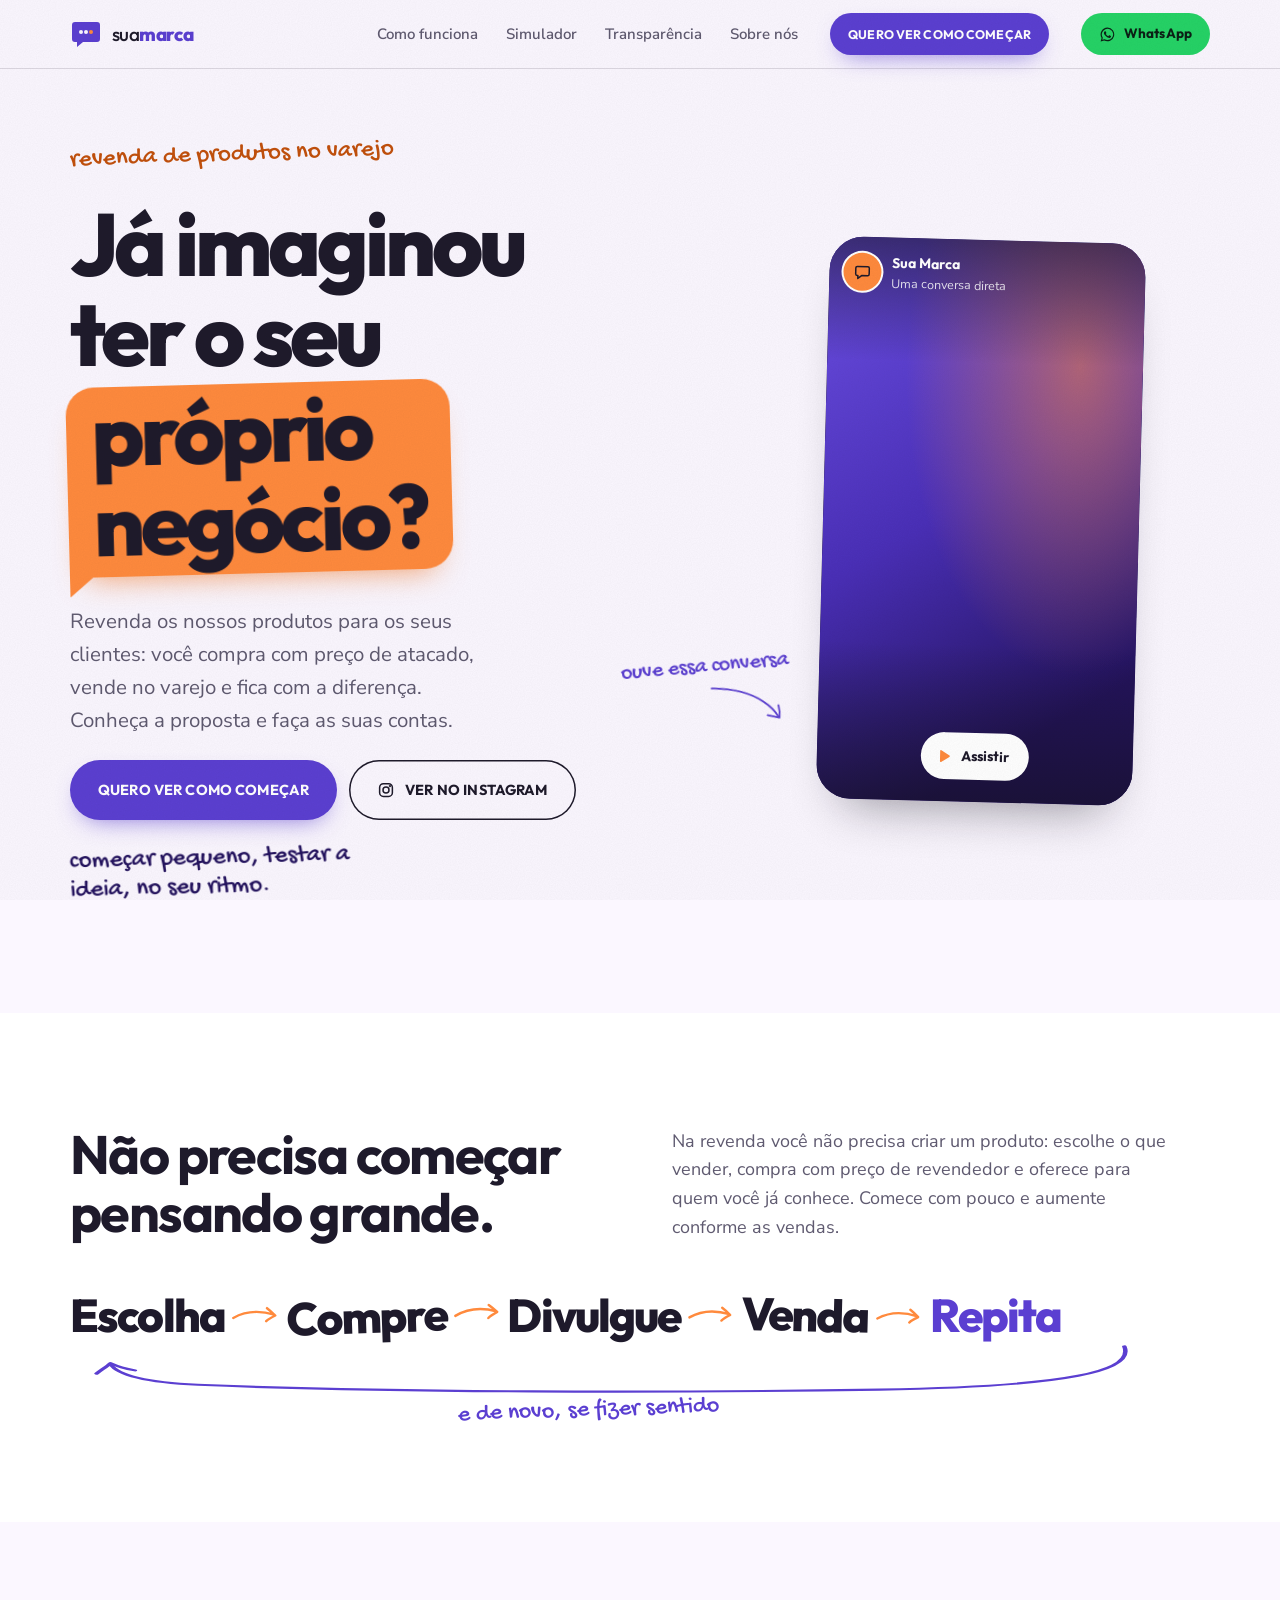
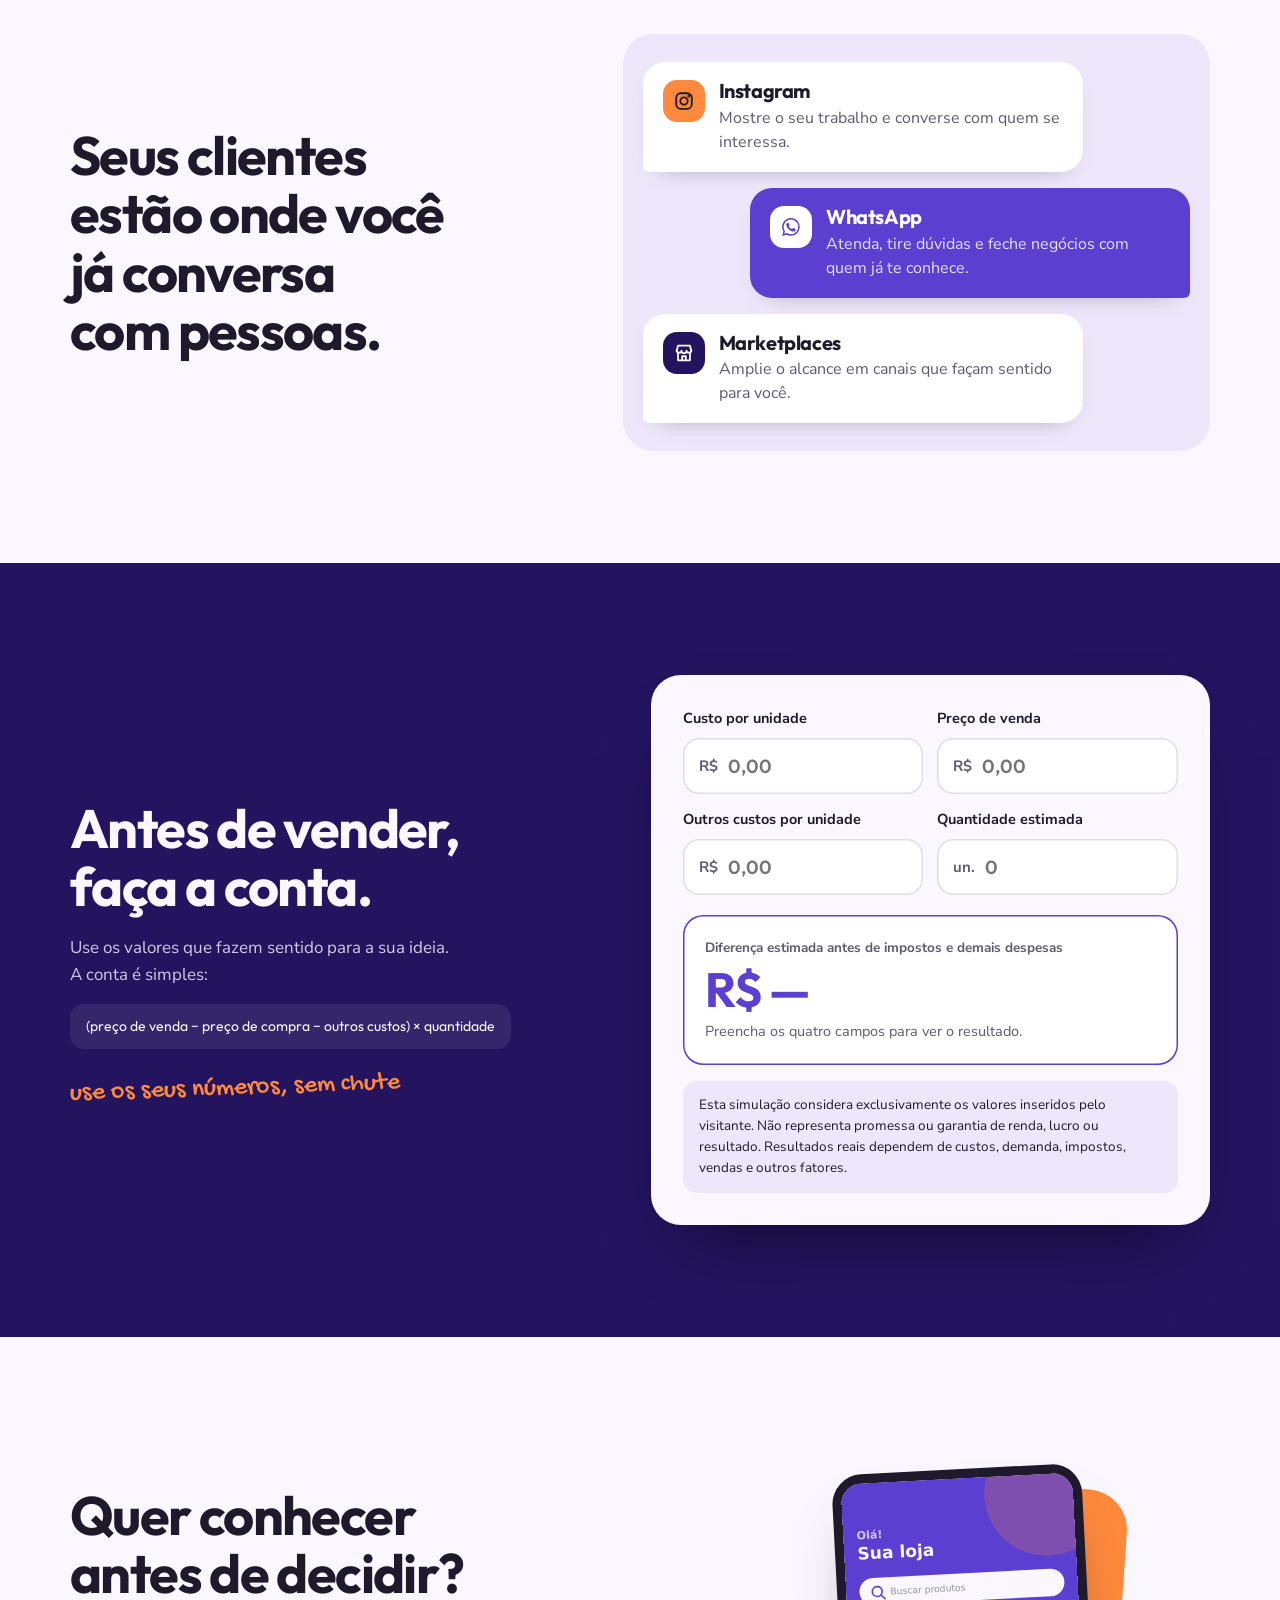
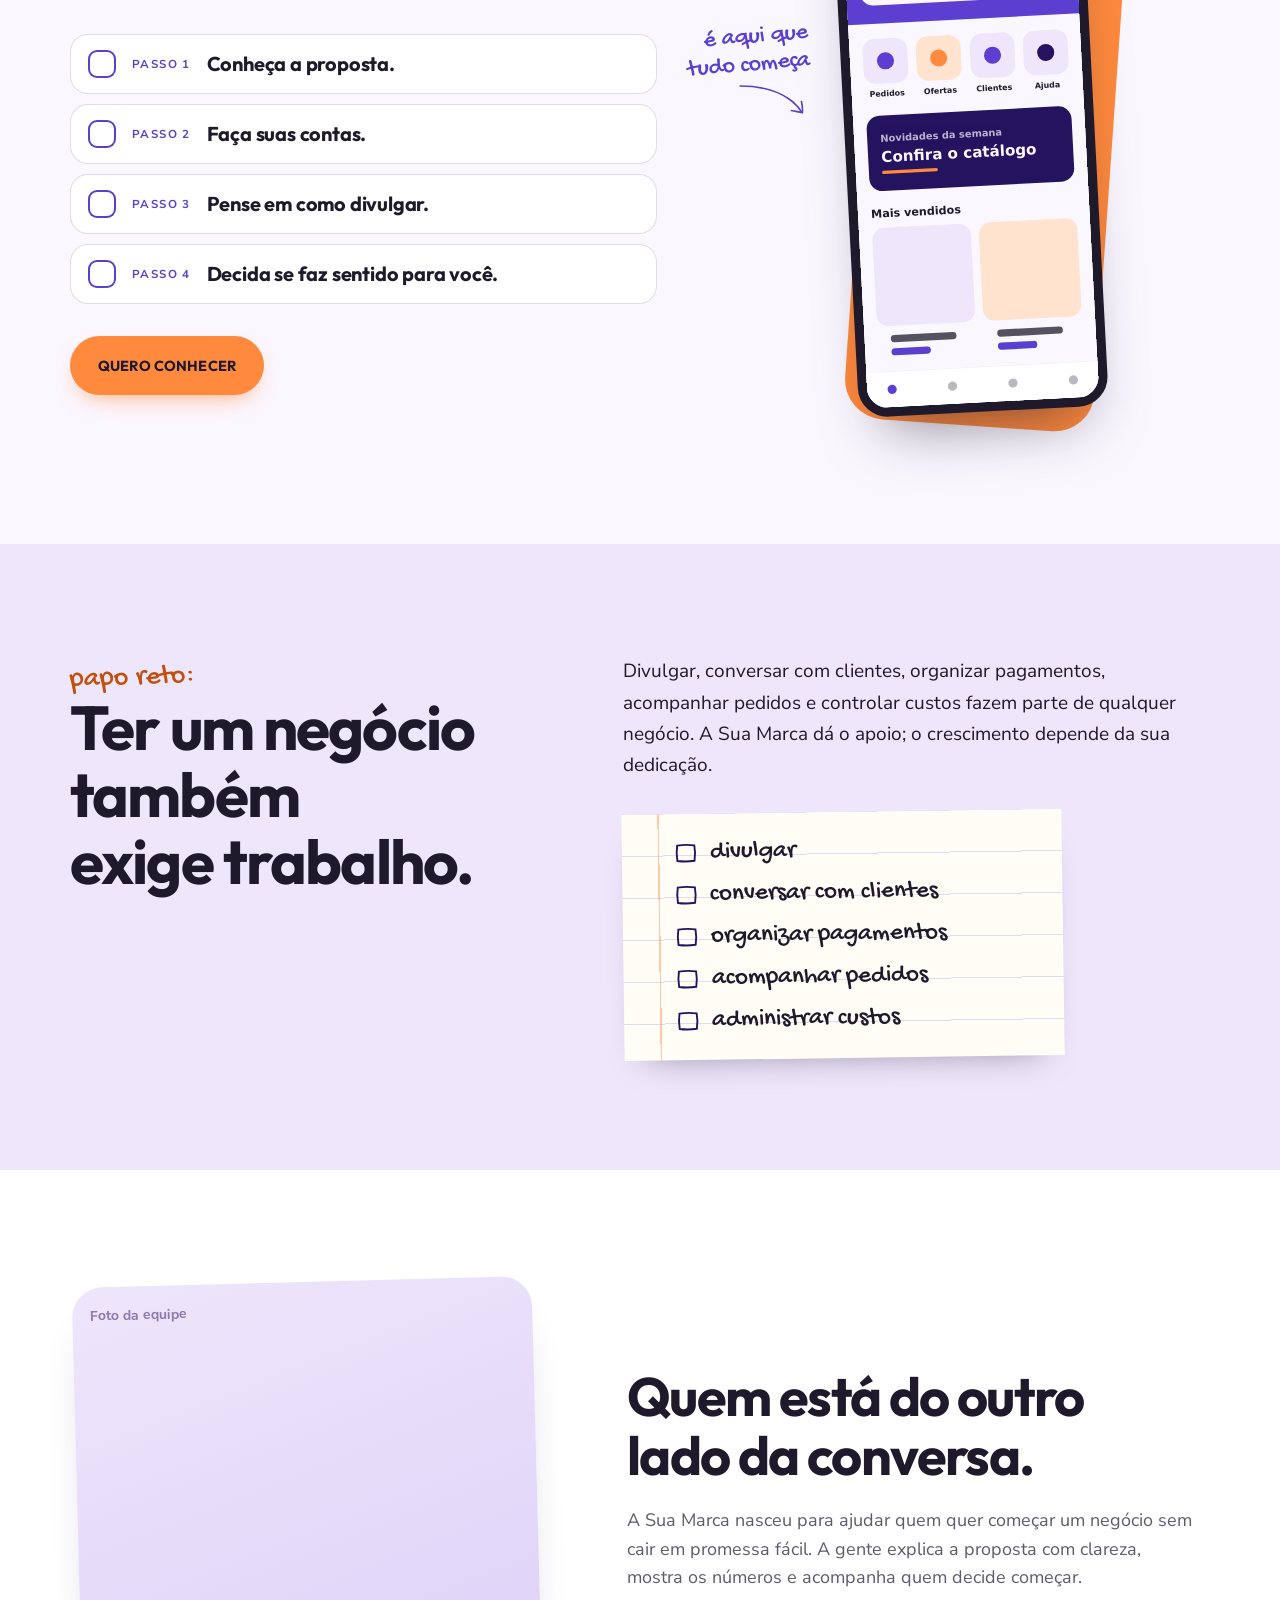
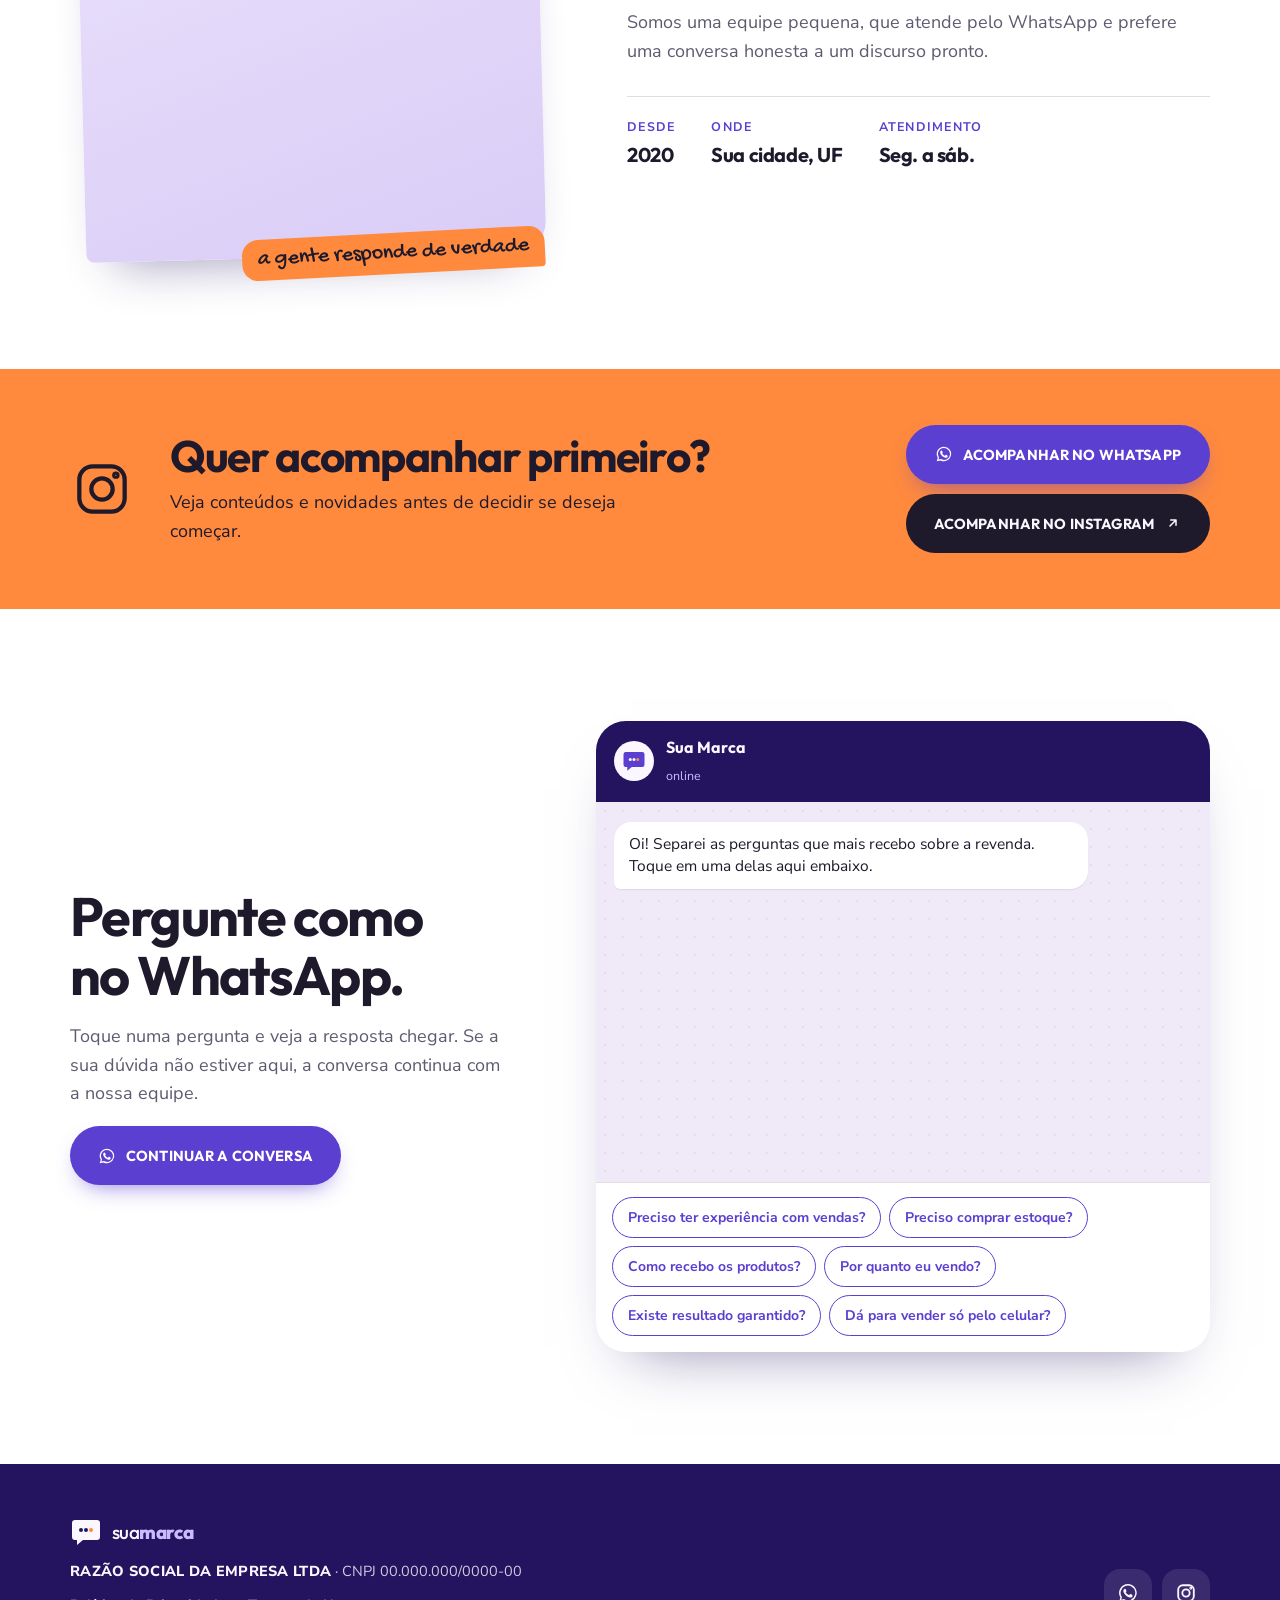
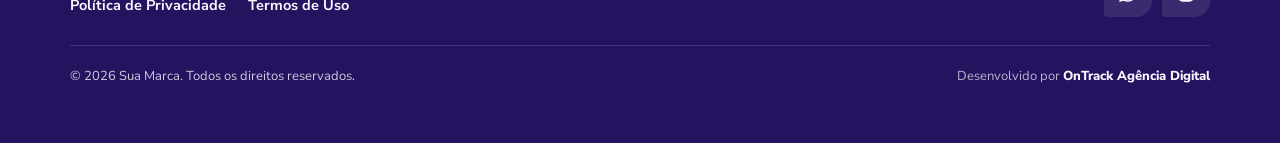
<file: index.html>
<!DOCTYPE html>
<html lang="pt-BR">
<head>
<meta charset="UTF-8">
<meta name="viewport" content="width=device-width, initial-scale=1.0, viewport-fit=cover">
<title>Sua Marca — Já imaginou ter o seu próprio negócio?</title>
<meta name="description" content="Revenda produtos no varejo com o apoio da Sua Marca: compre com preço de atacado, venda para os seus clientes e faça as suas contas no simulador.">
<meta name="theme-color" content="#FBF7FF">
<meta property="og:title" content="Sua Marca — Revenda produtos e tenha o seu próprio negócio">
<meta property="og:description" content="Compre com preço de atacado, venda no varejo para os seus clientes e faça as suas contas no simulador.">
<meta property="og:type" content="website">
<!-- prévia do WhatsApp/Instagram: troque o endereço pelo domínio do cliente -->
<meta property="og:image" content="https://devagenciaontrack-sys.github.io/lp-modelo-01-ontrack/og.jpg">
<meta property="og:image:width" content="1200">
<meta property="og:image:height" content="630">
<meta property="og:url" content="https://devagenciaontrack-sys.github.io/lp-modelo-01-ontrack/">
<meta property="og:locale" content="pt_BR">
<meta name="twitter:card" content="summary_large_image">
<link rel="icon" href="data:image/svg+xml,%3Csvg xmlns='http://www.w3.org/2000/svg' viewBox='0 0 64 64'%3E%3Cpath d='M10 8h44a6 6 0 0 1 6 6v28a6 6 0 0 1-6 6H26l-12 10v-10h-4a6 6 0 0 1-6-6V14a6 6 0 0 1 6-6Z' fill='%235B3FD1'/%3E%3Ccircle cx='22' cy='28' r='4' fill='%23FBF7FF'/%3E%3Ccircle cx='32' cy='28' r='4' fill='%23FBF7FF'/%3E%3Ccircle cx='42' cy='28' r='4' fill='%23FF8A3D'/%3E%3C/svg%3E">
<link rel="preconnect" href="https://fonts.googleapis.com">
<link rel="preconnect" href="https://fonts.gstatic.com" crossorigin>
<link rel="stylesheet" href="https://fonts.googleapis.com/css2?family=Gochi+Hand&family=Outfit:wght@500;600;700;800&family=Nunito+Sans:opsz,wght@6..12,400;6..12,600;6..12,700;6..12,800&display=swap">
<link rel="stylesheet" href="style.css?v=16">
</head>
<body>

<svg width="0" height="0" style="position:absolute" aria-hidden="true">
  <defs>
    <symbol id="i-arrow" viewBox="0 0 24 24"><path d="M5 12h14M13 6l6 6-6 6"/></symbol>
    <symbol id="i-out" viewBox="0 0 24 24"><path d="M8 16 16 8M9 8h7v7"/></symbol>
    <symbol id="i-play" viewBox="0 0 24 24"><path d="M8 5v14l11-7Z"/></symbol>
    <symbol id="i-ig" viewBox="0 0 24 24"><rect x="3.5" y="3.5" width="17" height="17" rx="5"/><circle cx="12" cy="12" r="4"/><circle cx="17.2" cy="6.8" r=".6"/></symbol>
    <symbol id="i-wa" viewBox="0 0 24 24"><path fill="currentColor" stroke="none" d="M12 2.2a9.7 9.7 0 0 0-8.3 14.7L2.3 21.8l5-1.3A9.7 9.7 0 1 0 12 2.2Zm0 17.7a8 8 0 0 1-4.1-1.1l-.3-.2-3 .8.8-2.9-.2-.3A8 8 0 1 1 12 19.9Zm4.4-6c-.2-.1-1.4-.7-1.7-.8-.2-.1-.4-.1-.5.1l-.8 1c-.1.2-.3.2-.5.1a6.6 6.6 0 0 1-3.3-2.9c-.2-.4.2-.4.7-1.3.1-.2 0-.3 0-.4l-.8-1.8c-.2-.5-.4-.4-.5-.4h-.5a.9.9 0 0 0-.7.3 2.8 2.8 0 0 0-.9 2.1 4.9 4.9 0 0 0 1 2.6 11.2 11.2 0 0 0 4.3 3.8c1.6.7 2.2.7 3 .6.5-.1 1.4-.6 1.6-1.2.2-.6.2-1.1.1-1.2l-.5-.4Z"/></symbol>
    <symbol id="i-shop" viewBox="0 0 24 24"><path d="M4 9.5 5.5 4h13L20 9.5"/><path d="M4 9.5a2.7 2.7 0 0 0 5.3 0 2.7 2.7 0 0 0 5.4 0 2.7 2.7 0 0 0 5.3 0"/><path d="M5.5 12.5V20h13v-7.5M10 20v-4.5h4V20"/></symbol>
    <symbol id="i-box" viewBox="0 0 24 24"><path d="m12 3 8 4.5v9L12 21l-8-4.5v-9Z"/><path d="m4 7.5 8 4.5 8-4.5M12 12v9"/></symbol>
    <symbol id="i-chat" viewBox="0 0 24 24"><path d="M5 5h14a2 2 0 0 1 2 2v8a2 2 0 0 1-2 2h-8l-5 4v-4H5a2 2 0 0 1-2-2V7a2 2 0 0 1 2-2Z"/></symbol>
    <symbol id="i-bell" viewBox="0 0 24 24"><path d="M6 16V11a6 6 0 1 1 12 0v5l1.5 2h-15Z"/><path d="M10 20.5a2 2 0 0 0 4 0"/></symbol>
    <symbol id="i-check" viewBox="0 0 24 24"><path d="m5 12.5 4.5 4.5L19 7.5"/></symbol>
    <symbol id="h-arrow" viewBox="0 0 120 70"><path d="M6 10c22 2 52 8 74 26 9 7 15 14 20 24"/><path d="M84 56c6 2 11 3 17 5 1-6 1-12 0-18"/></symbol>
    <symbol id="h-next" viewBox="0 0 60 30"><path d="M3 18c14-8 30-10 50-4"/><path d="M44 6c4 3 7 6 10 9-4 2-8 4-11 7"/></symbol>
    <symbol id="h-back" viewBox="0 0 600 70" preserveAspectRatio="none"><path d="M590 8c6 30-30 50-140 54C330 66 170 66 60 56 30 53 14 44 10 30"/><path d="M2 42c3-5 6-9 8-13 4 4 9 7 14 9"/></symbol>
    <symbol id="h-box" viewBox="0 0 28 28"><path d="M4 5c7-1 13-1 20 0 1 6 1 12 0 18-7 1-13 1-20 0-1-6-1-12 0-18Z"/></symbol>
    <symbol id="h-tick" viewBox="0 0 28 28"><path d="M6 15c2 1 4 4 5 6 3-7 7-12 13-17"/></symbol>
    <symbol id="i-loop" viewBox="0 0 24 24"><path d="M4 12a8 8 0 0 1 14-5.3M20 12a8 8 0 0 1-14 5.3"/><path d="M18 3v4h-4M6 21v-4h4"/></symbol>
  </defs>
</svg>

<a class="skip" href="#conteudo">Pular para o conteúdo</a>

<header class="topbar">
  <div class="wrap topbar-in">
    <a href="#" translate="no" class="logo" aria-label="Sua Marca, início">
      <svg class="logo-mark" viewBox="0 0 64 64" aria-hidden="true"><path d="M10 8h44a6 6 0 0 1 6 6v28a6 6 0 0 1-6 6H26l-12 10v-10h-4a6 6 0 0 1-6-6V14a6 6 0 0 1 6-6Z"/><circle cx="22" cy="28" r="4"/><circle cx="32" cy="28" r="4"/><circle cx="42" cy="28" r="4"/></svg>
      <span>sua<b>marca</b></span>
    </a>
    <nav class="nav" aria-label="Seções">
      <a href="#como-funciona">Como funciona</a>
      <a href="#simulador">Simulador</a>
      <a href="#transparencia">Transparência</a>
      <a href="#sobre">Sobre nós</a>
    </nav>
    <a class="btn btn-green btn-sm topbar-cta" href="#" data-track="lp_app_click" data-location="header">QUERO VER COMO COMEÇAR</a>
    <!-- TODO: trocar pelo link real: https://wa.me/55DDDNUMERO -->
    <a class="btn btn-wa topbar-wa" href="#" target="_blank" rel="noopener" data-track="lp_whatsapp_click" data-location="header">
      <svg class="ic" aria-hidden="true"><use href="#i-wa"/></svg><span>WhatsApp</span>
    </a>
  </div>
</header>

<main id="conteudo">

  <!-- HERO -->
  <section class="hero">
    <div class="wrap hero-grid">
      <div class="hero-head">
        <p class="eyebrow">revenda de produtos no varejo</p>
        <h1>Já imaginou ter o seu <span class="bubble-word">próprio negócio?</span></h1>
      </div>

      <div class="hero-video">
        <div class="story" data-video-id="" data-track-play="lp_video_play">
          <button class="video-poster" type="button" aria-label="Assistir ao vídeo de apresentação">
            <img src="assets/video-capa.svg" alt="" width="720" height="1280" decoding="async" fetchpriority="high">
            <span class="story-bar"><span class="story-avatar"><svg class="ic"><use href="#i-chat"/></svg></span><span><b>Sua Marca</b><small>Uma conversa direta</small></span></span>
            <span class="story-play"><svg class="ic"><use href="#i-play"/></svg>Assistir</span>
          </button>
        </div>
        <p class="scribble hero-scribble" aria-hidden="true">ouve essa conversa<svg><use href="#h-arrow"/></svg></p>
      </div>

      <div class="hero-body">
        <p class="lead">Revenda os nossos produtos para os seus clientes: você compra com preço de atacado, vende no varejo e fica com a diferença. Conheça a proposta e faça as suas contas.</p>
        <div class="actions">
          <a class="btn btn-green btn-lg" href="#" data-track="lp_app_click" data-location="hero">QUERO VER COMO COMEÇAR</a>
          <!-- TODO: substituir pelo link real: [INSERIR_INSTAGRAM] -->
          <a class="btn btn-line btn-lg" href="#" data-instagram data-track="lp_instagram_click" data-location="hero" target="_blank" rel="noopener"><svg class="ic"><use href="#i-ig"/></svg> VER NO INSTAGRAM</a>
        </div>
        <p class="scribble hero-aside">começar pequeno, testar a ideia, no seu ritmo.</p>
      </div>
    </div>
  </section>

  <!-- 02 -->
  <section class="small" id="como-funciona">
    <div class="wrap small-grid">
      <div>
        <h2>Não precisa começar pensando grande.</h2>
      </div>
      <p class="small-text">Na revenda você não precisa criar um produto: escolhe o que vender, compra com preço de revendedor e oferece para quem você já conhece. Comece com pouco e aumente conforme as vendas.</p>
    </div>
    <div class="wrap">
      <div class="loop">
        <ol class="loop-words" aria-label="Sequência do negócio">
          <li>Escolha</li>
          <li>Compre</li>
          <li>Divulgue</li>
          <li>Venda</li>
          <li class="loop-last">Repita</li>
        </ol>
        <svg class="loop-back" aria-hidden="true"><use href="#h-back"/></svg>
        <p class="scribble loop-note" aria-hidden="true">e de novo, se fizer sentido</p>
      </div>
    </div>
  </section>

  <!-- 03 -->
  <section class="channels">
    <div class="wrap channels-grid">
      <div class="channels-head">
        <h2>Seus clientes estão onde você já conversa com pessoas.</h2>
      </div>
      <div class="thread" aria-label="Canais de divulgação">
        <div class="msg msg-ig">
          <span class="msg-ic"><svg class="ic"><use href="#i-ig"/></svg></span>
          <div><h3>Instagram</h3><p>Mostre o seu trabalho e converse com quem se interessa.</p></div>
        </div>
        <div class="msg msg-wa msg-right">
          <span class="msg-ic"><svg class="ic"><use href="#i-wa"/></svg></span>
          <div><h3>WhatsApp</h3><p>Atenda, tire dúvidas e feche negócios com quem já te conhece.</p></div>
        </div>
        <div class="msg msg-mk">
          <span class="msg-ic"><svg class="ic"><use href="#i-shop"/></svg></span>
          <div><h3>Marketplaces</h3><p>Amplie o alcance em canais que façam sentido para você.</p></div>
        </div>
      </div>
    </div>
  </section>

  <!-- 04 SIMULADOR -->
  <section class="sim" id="simulador">
    <div class="wrap sim-grid">
      <div class="sim-head">
        <h2>Antes de vender, faça a conta.</h2>
        <p class="sim-intro">Use os valores que fazem sentido para a sua ideia. A conta é simples:</p>
        <p class="formula">(preço de venda − preço de compra − outros custos) × quantidade</p>
        <p class="scribble sim-note" aria-hidden="true">use os seus números, sem chute</p>
      </div>

      <form class="calc" id="calc" novalidate>
        <div class="calc-fields">
          <label class="field"><span>Custo por unidade</span><span class="money"><i>R$</i><input name="compra" inputmode="decimal" autocomplete="off" placeholder="0,00"></span></label>
          <label class="field"><span>Preço de venda</span><span class="money"><i>R$</i><input name="venda" inputmode="decimal" autocomplete="off" placeholder="0,00"></span></label>
          <label class="field"><span>Outros custos por unidade</span><span class="money"><i>R$</i><input name="custos" inputmode="decimal" autocomplete="off" placeholder="0,00"></span></label>
          <label class="field"><span>Quantidade estimada</span><span class="money"><i>un.</i><input name="qtd" inputmode="numeric" autocomplete="off" placeholder="0"></span></label>
        </div>
        <output class="result" for="calc" aria-live="polite">
          <small>Diferença estimada antes de impostos e demais despesas</small>
          <b id="calc-total">R$ —</b>
          <span id="calc-note">Preencha os quatro campos para ver o resultado.</span>
        </output>
        <p class="disclaimer">Esta simulação considera exclusivamente os valores inseridos pelo visitante. Não representa promessa ou garantia de renda, lucro ou resultado. Resultados reais dependem de custos, demanda, impostos, vendas e outros fatores.</p>
      </form>
    </div>
  </section>

  <!-- 05 -->
  <section class="know">
    <div class="wrap know-grid">
      <div class="know-text">
        <h2>Quer conhecer antes de decidir?</h2>
        <ul class="checklist">
          <li><button type="button" aria-pressed="false"><span class="box"><svg class="ic"><use href="#i-check"/></svg></span><small>Passo 1</small>Conheça a proposta.</button></li>
          <li><button type="button" aria-pressed="false"><span class="box"><svg class="ic"><use href="#i-check"/></svg></span><small>Passo 2</small>Faça suas contas.</button></li>
          <li><button type="button" aria-pressed="false"><span class="box"><svg class="ic"><use href="#i-check"/></svg></span><small>Passo 3</small>Pense em como divulgar.</button></li>
          <li><button type="button" aria-pressed="false"><span class="box"><svg class="ic"><use href="#i-check"/></svg></span><small>Passo 4</small>Decida se faz sentido para você.</button></li>
        </ul>
        <a class="btn btn-coral btn-lg" href="#" data-track="lp_app_click" data-location="conhecer">QUERO CONHECER</a>
      </div>
      <div class="know-phone">
        <div class="phone"><img src="assets/tela-app.svg" alt="Tela inicial do aplicativo" width="736" height="1600" loading="lazy" decoding="async"></div>
        <p class="scribble phone-note" aria-hidden="true">é aqui que tudo começa<svg><use href="#h-arrow"/></svg></p>
      </div>
    </div>
  </section>

  <!-- 06 TRANSPARÊNCIA -->
  <section class="honest" id="transparencia">
    <div class="wrap honest-grid">
      <div>
        <p class="scribble honest-kicker">papo reto:</p>
        <h2>Ter um negócio também exige trabalho.</h2>
      </div>
      <div>
        <p class="honest-text">Divulgar, conversar com clientes, organizar pagamentos, acompanhar pedidos e controlar custos fazem parte de qualquer negócio. A Sua Marca dá o apoio; o crescimento depende da sua dedicação.</p>
        <ul class="todo" aria-label="Tarefas de quem empreende">
          <li><svg aria-hidden="true"><use href="#h-box"/></svg>divulgar</li>
          <li><svg aria-hidden="true"><use href="#h-box"/></svg>conversar com clientes</li>
          <li><svg aria-hidden="true"><use href="#h-box"/></svg>organizar pagamentos</li>
          <li><svg aria-hidden="true"><use href="#h-box"/></svg>acompanhar pedidos</li>
          <li><svg aria-hidden="true"><use href="#h-box"/></svg>administrar custos</li>
        </ul>
      </div>
    </div>
  </section>

  <!-- SOBRE NÓS -->
  <!-- TODO: trocar pelos dados reais da empresa (ano, cidade, foto da equipe) -->
  <section class="about" id="sobre">
    <div class="wrap about-grid">
      <figure class="about-photo">
        <div class="about-img" role="img" aria-label="Foto da equipe">
          <span>Foto da equipe</span>
        </div>
        <figcaption class="scribble about-cap">a gente responde de verdade</figcaption>
      </figure>
      <div class="about-text">
        <h2>Quem está do outro lado da conversa.</h2>
        <p>A Sua Marca nasceu para ajudar quem quer começar um negócio sem cair em promessa fácil. A gente explica a proposta com clareza, mostra os números e acompanha quem decide começar.</p>
        <p>Somos uma equipe pequena, que atende pelo WhatsApp e prefere uma conversa honesta a um discurso pronto.</p>
        <dl class="about-facts">
          <div><dt>Desde</dt><dd>2020</dd></div>
          <div><dt>Onde</dt><dd>Sua cidade, UF</dd></div>
          <div><dt>Atendimento</dt><dd>Seg. a sáb.</dd></div>
        </dl>
      </div>
    </div>
  </section>

  <!-- INSTAGRAM -->
  <section class="insta">
    <div class="wrap insta-in">
      <svg class="insta-mark" aria-hidden="true"><use href="#i-ig"/></svg>
      <div>
        <h2>Quer acompanhar primeiro?</h2>
        <p>Veja conteúdos e novidades antes de decidir se deseja começar.</p>
      </div>
      <div class="insta-actions">
        <a class="btn btn-green btn-lg" href="#" target="_blank" rel="noopener" data-track="lp_group_click" data-location="secao_acompanhar"><svg class="ic"><use href="#i-wa"/></svg> ACOMPANHAR NO WHATSAPP</a>
        <!-- TODO: substituir pelo link real: [INSERIR_INSTAGRAM] -->
        <a class="btn btn-cream btn-lg" href="#" data-instagram data-track="lp_instagram_click" data-location="secao_instagram" target="_blank" rel="noopener">ACOMPANHAR NO INSTAGRAM <svg class="ic"><use href="#i-out"/></svg></a>
      </div>
    </div>
  </section>

  <!-- DÚVIDAS: conversa -->
  <!-- TODO: confirmar as respostas com o cliente -->
  <section class="faq" id="duvidas">
    <div class="wrap faq-grid">
      <div class="faq-lado">
        <h2>Pergunte como no WhatsApp.</h2>
        <p>Toque numa pergunta e veja a resposta chegar. Se a sua dúvida não estiver aqui, a conversa continua com a nossa equipe.</p>
        <a class="btn btn-green btn-lg" href="#" data-track="lp_app_click" data-location="faq"><svg class="ic"><use href="#i-wa"/></svg> CONTINUAR A CONVERSA</a>
      </div>
      <div class="chat" data-chat>
        <div class="chat-topo">
          <span class="chat-av"><svg class="logo-mark" viewBox="0 0 64 64" aria-hidden="true"><path d="M10 8h44a6 6 0 0 1 6 6v28a6 6 0 0 1-6 6H26l-12 10v-10h-4a6 6 0 0 1-6-6V14a6 6 0 0 1 6-6Z"/><circle cx="22" cy="28" r="4"/><circle cx="32" cy="28" r="4"/><circle cx="42" cy="28" r="4"/></svg></span>
          <span><b>Sua Marca</b><small>online</small></span>
        </div>
        <div class="chat-corpo" aria-live="polite">
          <p class="bolha ela">Oi! Separei as perguntas que mais recebo sobre a revenda. Toque em uma delas aqui embaixo.</p>
          <p class="bolha voce">Preciso ter experiência com vendas?</p>
          <p class="bolha ela">Não. Você recebe o passo a passo para escolher os produtos, divulgar e atender. Muita gente começa vendendo para amigos e família.</p>
          <p class="bolha voce">Preciso comprar estoque?</p>
          <p class="bolha ela">Você pode começar com um pedido pequeno e ir aumentando conforme vende. As condições são explicadas pela nossa equipe.</p>
          <p class="bolha voce">Como recebo os produtos?</p>
          <p class="bolha ela">Enviamos para o seu endereço com código de rastreio. Você revende para os seus clientes do jeito que preferir.</p>
          <p class="bolha voce">Por quanto eu vendo?</p>
          <p class="bolha ela">Você define o seu preço. Use o simulador acima para ver a diferença entre o que você paga e o que você cobra.</p>
          <p class="bolha voce">Existe resultado garantido?</p>
          <p class="bolha ela">Não. O resultado depende dos seus custos, das vendas e da sua dedicação. A gente mostra tudo antes para você decidir com calma.</p>
          <p class="bolha voce">Dá para vender só pelo celular?</p>
          <p class="bolha ela">Dá. A maioria começa pelo Instagram e pelo WhatsApp, sem loja física.</p>
        </div>
        <div class="chat-perguntas" aria-label="Perguntas">
          <button type="button" data-q="0" data-a="Não. Você recebe o passo a passo para escolher os produtos, divulgar e atender. Muita gente começa vendendo para amigos e família.">Preciso ter experiência com vendas?</button>
          <button type="button" data-q="1" data-a="Você pode começar com um pedido pequeno e ir aumentando conforme vende. As condições são explicadas pela nossa equipe.">Preciso comprar estoque?</button>
          <button type="button" data-q="2" data-a="Enviamos para o seu endereço com código de rastreio. Você revende para os seus clientes do jeito que preferir.">Como recebo os produtos?</button>
          <button type="button" data-q="3" data-a="Você define o seu preço. Use o simulador acima para ver a diferença entre o que você paga e o que você cobra.">Por quanto eu vendo?</button>
          <button type="button" data-q="4" data-a="Não. O resultado depende dos seus custos, das vendas e da sua dedicação. A gente mostra tudo antes para você decidir com calma.">Existe resultado garantido?</button>
          <button type="button" data-q="5" data-a="Dá. A maioria começa pelo Instagram e pelo WhatsApp, sem loja física.">Dá para vender só pelo celular?</button>
        </div>
      </div>
    </div>
  </section>

</main>

<footer class="footer rod">
  <div class="wrap rod-top">
    <div class="rod-brand">
      <a href="#" translate="no" class="logo logo-light" aria-label="Sua Marca, início">
        <svg class="logo-mark" viewBox="0 0 64 64" aria-hidden="true"><path d="M10 8h44a6 6 0 0 1 6 6v28a6 6 0 0 1-6 6H26l-12 10v-10h-4a6 6 0 0 1-6-6V14a6 6 0 0 1 6-6Z"/><circle cx="22" cy="28" r="4"/><circle cx="32" cy="28" r="4"/><circle cx="42" cy="28" r="4"/></svg>
        <span>sua<b>marca</b></span>
      </a>
      <p><strong>RAZÃO SOCIAL DA EMPRESA LTDA</strong> · CNPJ 00.000.000/0000-00</p>
      <nav class="rod-links" aria-label="Links institucionais"><a href="politica-de-privacidade.html">Política de Privacidade</a><a href="termos-de-uso.html">Termos de Uso</a></nav>
    </div>
    <div class="rod-soc">
      <!-- TODO: substituir pelos links reais: [INSERIR_WHATSAPP] e [INSERIR_INSTAGRAM] -->
      <a href="#" target="_blank" rel="noopener" aria-label="WhatsApp" data-track="lp_whatsapp_click" data-location="footer"><svg class="ic"><use href="#i-wa"/></svg></a>
      <a href="#" data-instagram target="_blank" rel="noopener" aria-label="Instagram" data-track="lp_instagram_click" data-location="footer"><svg class="ic"><use href="#i-ig"/></svg></a>
    </div>
  </div>
  <div class="wrap"><div class="rod-bot">
    <span>© <span id="ano">2026</span> Sua Marca. Todos os direitos reservados.</span>
    <a class="rod-credit" href="https://www.ontrackagenciadigital.com.br/" target="_blank" rel="noopener">Desenvolvido por <b>OnTrack Agência Digital</b></a>
  </div></div>
</footer>

<div class="sticky">
  <a class="btn btn-green btn-lg" href="#" data-track="lp_app_click" data-location="sticky_mobile">QUERO VER COMO COMEÇAR</a>
</div>

<script src="main.js?v=4"></script>
</body>
</html>
</file>
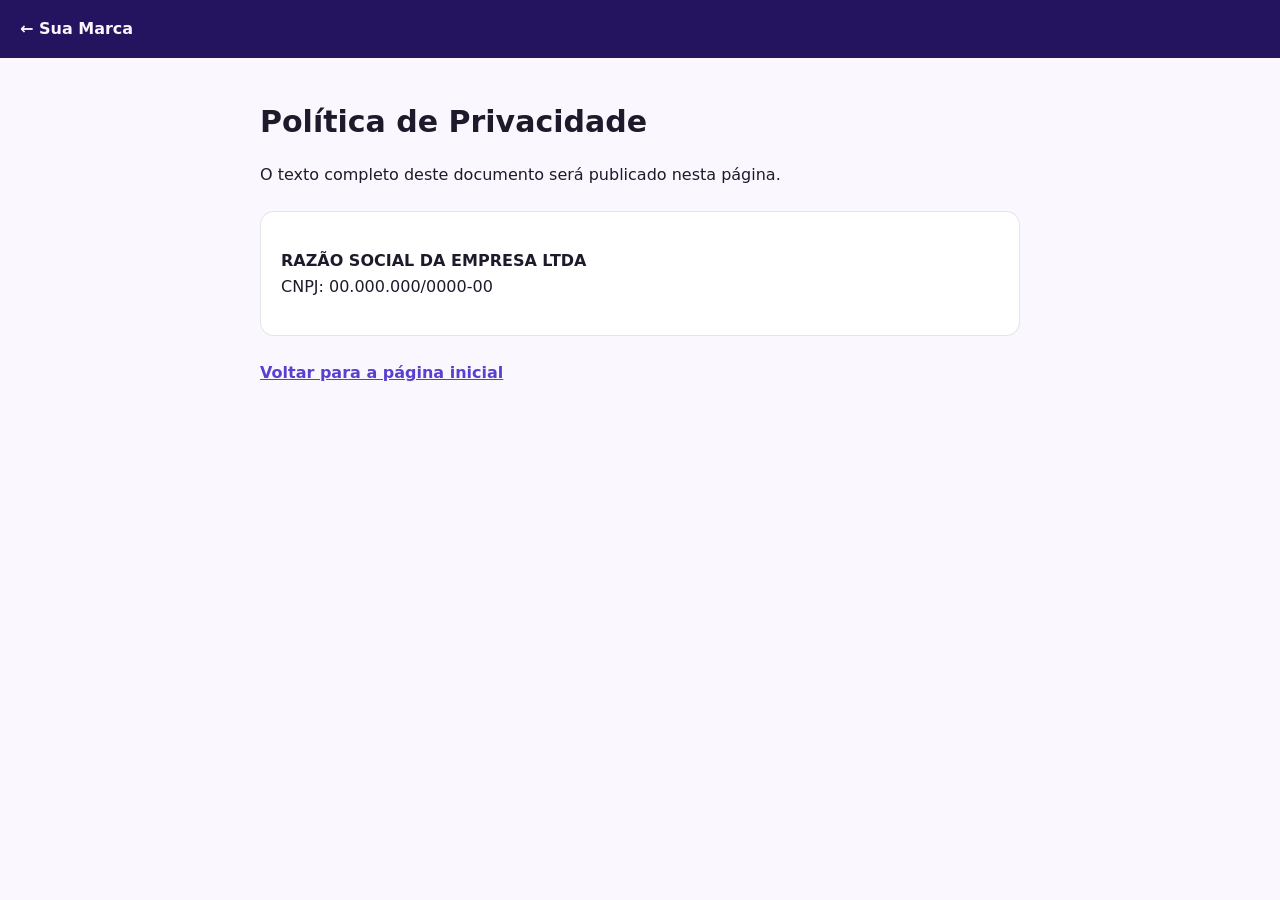
<file: politica-de-privacidade.html>
<!DOCTYPE html>
<html lang="pt-BR">
<head>
<meta charset="UTF-8">
<meta name="viewport" content="width=device-width, initial-scale=1.0">
<meta name="robots" content="noindex">
<title>Política de Privacidade — Sua Marca</title>
<style>
  body{margin:0;background:#FBF7FF;color:#1E1A2B;font-family:'Nunito Sans',system-ui,-apple-system,'Segoe UI',sans-serif;line-height:1.6}
  header{background:#24135F;padding:16px 20px}
  header a{color:#FBF7FF;text-decoration:none;font-weight:700}
  main{max-width:760px;margin:0 auto;padding:40px 20px 64px}
  h1{font-size:30px;margin:0 0 16px}
  .box{background:#fff;border:1px solid rgba(0,0,0,.1);border-radius:14px;padding:20px;margin:24px 0}
  a.back{color:#5B3FD1;font-weight:700}
</style>
</head>
<body>
<header><a href="index.html">← Sua Marca</a></header>
<main>
  <h1>Política de Privacidade</h1>
  <!-- TODO: inserir aqui o texto oficial de Política de Privacidade fornecido pelo cliente. -->
  <p>O texto completo deste documento será publicado nesta página.</p>
  <div class="box">
    <p><strong>RAZÃO SOCIAL DA EMPRESA LTDA</strong><br>CNPJ: 00.000.000/0000-00</p>
  </div>
  <p><a class="back" href="index.html">Voltar para a página inicial</a></p>
</main>
</body>
</html>
</file>
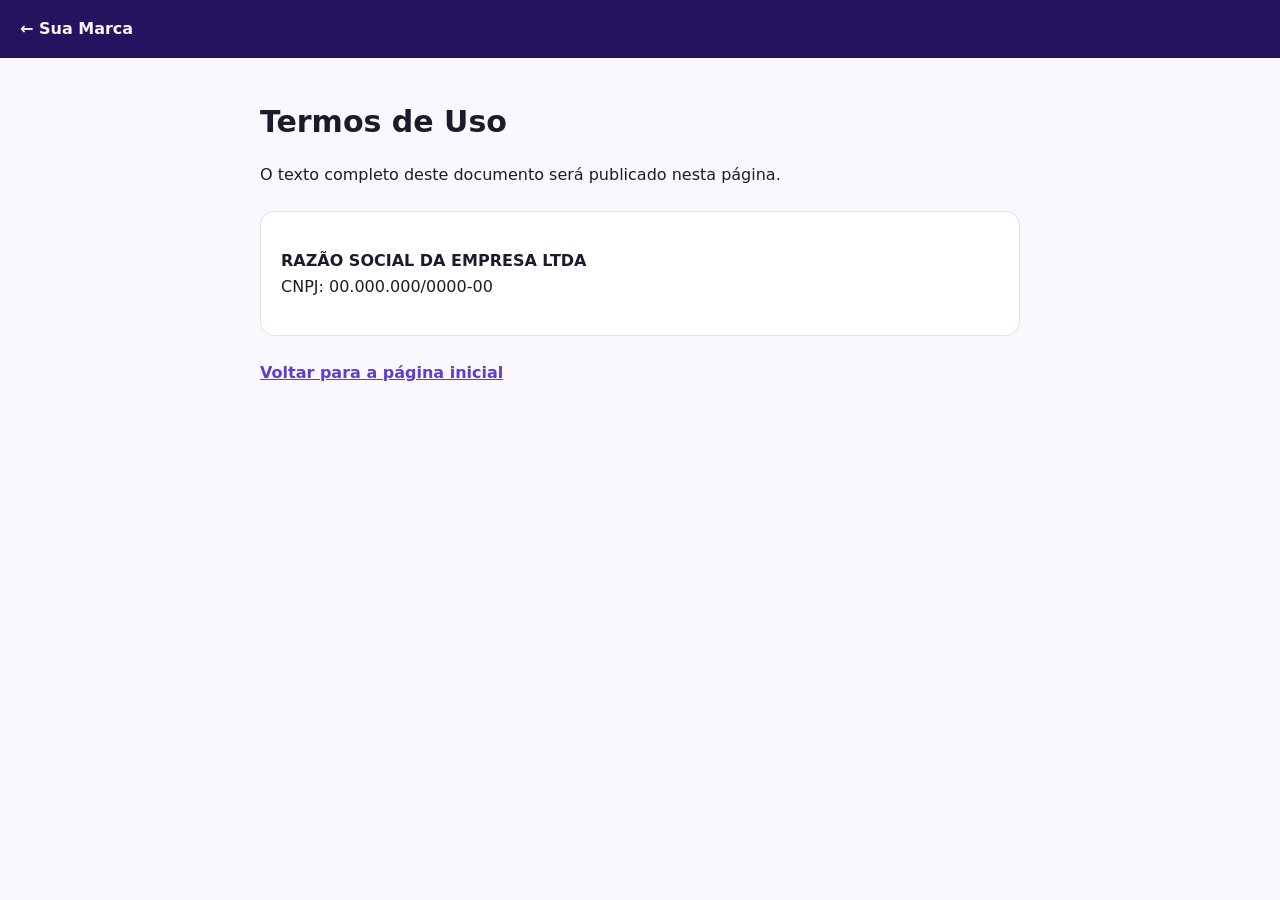
<file: termos-de-uso.html>
<!DOCTYPE html>
<html lang="pt-BR">
<head>
<meta charset="UTF-8">
<meta name="viewport" content="width=device-width, initial-scale=1.0">
<meta name="robots" content="noindex">
<title>Termos de Uso — Sua Marca</title>
<style>
  body{margin:0;background:#FBF7FF;color:#1E1A2B;font-family:'Nunito Sans',system-ui,-apple-system,'Segoe UI',sans-serif;line-height:1.6}
  header{background:#24135F;padding:16px 20px}
  header a{color:#FBF7FF;text-decoration:none;font-weight:700}
  main{max-width:760px;margin:0 auto;padding:40px 20px 64px}
  h1{font-size:30px;margin:0 0 16px}
  .box{background:#fff;border:1px solid rgba(0,0,0,.1);border-radius:14px;padding:20px;margin:24px 0}
  a.back{color:#5B3FD1;font-weight:700}
</style>
</head>
<body>
<header><a href="index.html">← Sua Marca</a></header>
<main>
  <h1>Termos de Uso</h1>
  <!-- TODO: inserir aqui o texto oficial de Termos de Uso fornecido pelo cliente. -->
  <p>O texto completo deste documento será publicado nesta página.</p>
  <div class="box">
    <p><strong>RAZÃO SOCIAL DA EMPRESA LTDA</strong><br>CNPJ: 00.000.000/0000-00</p>
  </div>
  <p><a class="back" href="index.html">Voltar para a página inicial</a></p>
</main>
</body>
</html>
</file>
<file: style.css>
/* Sua Marca — conceito: conversa. Balões de mensagem, notificações e caixas; lilás, roxo e laranja. */
:root{
  --cream:#FBF7FF;
  --cream-2:#EEE6FB;
  --green:#5B3FD1;
  --green-dk:#24135F;
  --coral:#FF8A3D;
  --coral-2:#F2731F;
  --ink:#1E1A2B;
  --white:#FFFFFF;
  --muted:#5F5A70;
  --line:rgba(30,26,43,.14);
  --title:'Outfit', system-ui, -apple-system, 'Segoe UI', sans-serif;
  --body:'Nunito Sans', system-ui, -apple-system, 'Segoe UI', sans-serif;
  --r:22px;
}
*,*::before,*::after{ box-sizing:border-box; }
html{ scroll-behavior:smooth; -webkit-text-size-adjust:100%; }
body{ margin:0; background:var(--cream); color:var(--ink); font-family:var(--body); font-size:17px; line-height:1.6; overflow-x:hidden; }
img{ max-width:100%; display:block; }
a{ color:inherit; }
h1,h2,h3{ font-family:var(--title); margin:0; line-height:1.08; letter-spacing:-.03em; text-wrap:balance; }
h2{ font-size:clamp(32px, 4.6vw, 54px); font-weight:700; }
p{ margin:0; }
.wrap{ width:100%; max-width:1180px; margin:0 auto; padding-inline:20px; }
.ic{ width:18px; height:18px; flex:none; fill:none; stroke:currentColor; stroke-width:2; stroke-linecap:round; stroke-linejoin:round; }
.skip{ position:absolute; left:-9999px; }
.skip:focus{ left:16px; top:16px; z-index:100; background:var(--ink); color:var(--white); padding:10px 14px; border-radius:10px; }
section{ padding-block:72px; }
@media (min-width:900px){ section{ padding-block:112px; } }

.eyebrow{ display:inline-flex; align-items:center; gap:10px; font-family:var(--title); font-weight:600; font-size:12.5px; letter-spacing:.14em; text-transform:uppercase; color:var(--green); margin-bottom:18px; }
.eyebrow .dot{ width:9px; height:9px; border-radius:50%; background:var(--coral); box-shadow:0 0 0 5px rgba(255,138,61,.2); }
.eyebrow-light{ color:#C9BBFF; }

/* botões */
.btn{ display:inline-flex; align-items:center; justify-content:center; gap:10px; border:0; border-radius:999px; font-family:var(--title); font-weight:700; letter-spacing:.02em; text-decoration:none; cursor:pointer; transition:transform .2s, background .2s, box-shadow .2s; }
.btn:hover{ transform:translateY(-2px); }
.btn:focus-visible{ outline:3px solid var(--coral); outline-offset:3px; }
.btn-sm{ padding:11px 18px; font-size:12.5px; }
.btn-lg{ padding:18px 28px; font-size:14.5px; min-height:58px; }
.btn-green{ background:var(--green); color:var(--white); box-shadow:0 10px 24px -12px rgba(91,63,209,.8); }
.btn-green:hover{ background:#4A31B8; }
.btn-coral{ background:var(--coral); color:var(--ink); box-shadow:0 10px 24px -12px rgba(255,138,61,.9); }
.btn-coral:hover{ background:var(--coral-2); }
.btn-line{ background:transparent; color:var(--ink); box-shadow:inset 0 0 0 1.5px var(--ink); }
.btn-line:hover{ background:var(--white); }
.btn-cream{ background:var(--cream); color:var(--green-dk); }

/* topo */
.topbar{ position:sticky; top:0; z-index:50; background:var(--cream); border-bottom:1px solid var(--line); }
.topbar-in{ display:flex; align-items:center; gap:24px; min-height:68px; }
.logo{ display:inline-flex; align-items:center; gap:10px; text-decoration:none; font-family:var(--title); font-size:19px; font-weight:500; letter-spacing:-.03em; color:var(--ink); }
.logo b{ font-weight:800; color:var(--green); }
.logo-mark{ width:32px; height:32px; }
.logo-mark path{ fill:var(--green); }
.logo-mark circle{ fill:var(--cream); }
.logo-mark circle:last-child{ fill:var(--coral); }
.logo-light{ color:var(--cream); }
.logo-light b{ color:#C9BBFF; }
.logo-light .logo-mark path{ fill:var(--cream); }
.logo-light .logo-mark circle{ fill:var(--green-dk); }
.logo-light .logo-mark circle:last-child{ fill:var(--coral); }
.nav{ display:none; gap:28px; margin-left:auto; }
.nav a{ text-decoration:none; font-weight:600; font-size:15px; color:var(--muted); }
.nav a:hover{ color:var(--ink); }
.topbar .btn{ margin-left:auto; }
@media (min-width:960px){ .nav{ display:flex; } .topbar .btn{ margin-left:8px; } }
@media (max-width:520px){ .topbar .btn{ display:none; } }

/* HERO */
.hero{ padding-block:40px 64px; position:relative; overflow:hidden; }
.hero::before{ content:""; position:absolute; right:-160px; top:-120px; width:520px; height:520px; border-radius:50%; background:radial-gradient(circle, rgba(91,63,209,.12), transparent 65%); pointer-events:none; }
.hero-grid{ display:grid; gap:28px; grid-template-areas:"head" "video" "body"; position:relative; }
.hero-head{ grid-area:head; }
.hero-video{ grid-area:video; }
.hero-body{ grid-area:body; display:flex; flex-direction:column; gap:24px; }
@media (min-width:900px){
  .hero{ padding-block:72px 112px; }
  .hero-grid{ grid-template-columns:1.15fr .85fr; grid-template-areas:"head video" "body video"; column-gap:64px; row-gap:28px; align-items:end; }
  .hero-body{ align-self:start; }
}
h1{ font-size:clamp(44px, 7vw, 88px); font-weight:800; line-height:1.02; letter-spacing:-.045em; }
.bubble-word{ position:relative; display:inline-block; background:var(--coral); color:var(--ink); padding:.02em .28em .1em; border-radius:.32em .32em .32em .08em; margin-top:.1em; transform:rotate(-1.5deg); }
.bubble-word::after{ content:""; position:absolute; left:0; bottom:-.22em; width:.36em; height:.3em; background:var(--coral); clip-path:polygon(0 0, 100% 0, 0 100%); }
.lead{ font-size:clamp(18px, 1.6vw, 21px); color:var(--muted); max-width:34ch; }
.actions{ display:flex; flex-wrap:wrap; gap:12px; }
.hero-tags{ list-style:none; margin:0; padding:0; display:flex; flex-wrap:wrap; gap:8px; }
.hero-tags li{ font-size:14px; font-weight:700; padding:6px 14px; border-radius:999px; background:var(--white); box-shadow:inset 0 0 0 1px var(--line); }
.hero-tags li::before{ content:"✓"; color:var(--green); margin-right:6px; }
@media (max-width:620px){ .actions .btn{ width:100%; } }

.hero-video{ position:relative; justify-self:center; width:min(100%, 340px); padding:10px 22px; }
.story{ position:relative; aspect-ratio:9 / 16; border-radius:28px; overflow:hidden; background:var(--green-dk); box-shadow:0 30px 60px -30px rgba(36,19,95,.7); transform:rotate(2deg); }
.story iframe{ position:absolute; inset:0; width:100%; height:100%; border:0; }
.video-poster{ position:absolute; inset:0; width:100%; height:100%; padding:0; border:0; cursor:pointer; background:none; color:var(--white); font:inherit; }
.video-poster img{ position:absolute; inset:0; width:100%; height:100%; object-fit:cover; }
.video-poster::after{ content:""; position:absolute; inset:0; background:linear-gradient(180deg, rgba(36,19,95,.75), transparent 28%, transparent 60%, rgba(36,19,95,.85)); }
.story-bar{ position:absolute; z-index:1; left:14px; right:14px; top:14px; display:flex; align-items:center; gap:10px; text-align:left; }
.story-bar b{ display:block; font-family:var(--title); font-size:14px; }
.story-bar small{ display:block; font-size:12.5px; opacity:.85; }
.story-avatar{ width:38px; height:38px; border-radius:50%; display:grid; place-items:center; background:var(--coral); color:var(--ink); box-shadow:0 0 0 2px var(--white); }
.story-play{ position:absolute; z-index:1; left:50%; bottom:22px; transform:translateX(-50%); display:inline-flex; align-items:center; gap:8px; padding:12px 20px 12px 14px; border-radius:999px; background:var(--white); color:var(--ink); font-family:var(--title); font-weight:700; font-size:14px; transition:transform .2s; }
.story-play .ic{ fill:var(--coral); stroke:var(--coral); }
.video-poster:hover .story-play{ transform:translateX(-50%) scale(1.05); }
.video-poster:focus-visible{ outline:3px solid var(--coral); outline-offset:-3px; }

/* 02 — sequência em ciclo */
.small{ background:var(--white); }
.small-grid{ display:grid; gap:20px; margin-bottom:48px; }
@media (min-width:900px){ .small-grid{ grid-template-columns:1fr 1fr; gap:64px; align-items:end; } }
.small-text{ font-size:18px; color:var(--muted); max-width:46ch; }

/* 03 — canais como conversa */
.channels-grid{ display:grid; gap:40px; }
@media (min-width:900px){ .channels-grid{ grid-template-columns:.9fr 1.1fr; gap:72px; align-items:center; } }
.thread{ display:flex; flex-direction:column; gap:16px; padding:28px 20px; border-radius:30px; background:var(--cream-2); }
.msg{ display:flex; gap:14px; align-items:flex-start; max-width:440px; padding:18px 20px; border-radius:22px 22px 22px 6px; background:var(--white); box-shadow:0 10px 24px -18px rgba(30,26,43,.5); }
.msg-right{ align-self:flex-end; border-radius:22px 22px 6px 22px; background:var(--green); color:var(--white); }
.msg.msg-right p{ color:rgba(255,255,255,.85); }
.msg h3{ font-size:20px; font-weight:700; margin-bottom:4px; letter-spacing:-.02em; }
.msg p{ color:var(--muted); font-size:16px; line-height:1.5; }
.msg-ic{ width:42px; height:42px; flex:none; border-radius:14px; display:grid; place-items:center; }
.msg-ic .ic{ width:22px; height:22px; }
.msg-ig .msg-ic{ background:var(--coral); color:var(--ink); }
.msg-wa .msg-ic{ background:var(--white); color:var(--green); }
.msg-mk .msg-ic{ background:var(--green-dk); color:var(--cream); }

/* 04 — simulador */
.sim{ background:var(--green-dk); color:var(--cream); }
.sim-grid{ display:grid; gap:40px; }
@media (min-width:960px){ .sim-grid{ grid-template-columns:.85fr 1.15fr; gap:72px; align-items:center; } }
.sim h2 em{ font-style:normal; color:var(--coral); }
.sim-intro{ margin-top:18px; color:rgba(251,247,255,.8); max-width:38ch; }
.formula{ display:inline-block; margin-top:16px; padding:12px 16px; border-radius:14px; background:rgba(251,247,255,.08); font-family:var(--title); font-size:14px; line-height:1.5; color:var(--cream); }
.calc{ background:var(--cream); color:var(--ink); border-radius:28px; padding:24px; box-shadow:0 40px 70px -40px rgba(0,0,0,.6); }
@media (min-width:600px){ .calc{ padding:32px; } }
.calc-fields{ display:grid; gap:14px; }
@media (min-width:600px){ .calc-fields{ grid-template-columns:1fr 1fr; } }
.field{ display:flex; flex-direction:column; gap:8px; font-weight:700; font-size:14.5px; }
.money{ display:flex; align-items:center; gap:8px; padding:0 16px; height:56px; border-radius:16px; background:var(--white); box-shadow:inset 0 0 0 1.5px var(--line); transition:box-shadow .2s; }
.money:focus-within{ box-shadow:inset 0 0 0 2px var(--green); }
.money i{ font-style:normal; font-weight:700; color:var(--muted); font-size:15px; }
.money input{ flex:1; min-width:0; border:0; outline:0; background:transparent; font:600 19px var(--title); color:var(--ink); }
.result{ display:flex; flex-direction:column; gap:4px; margin-top:20px; padding:22px; border-radius:20px; background:var(--white); box-shadow:inset 0 0 0 1.5px var(--green); }
.result small{ font-size:13.5px; font-weight:700; color:var(--muted); }
.result b{ font-family:var(--title); font-size:clamp(34px, 5vw, 48px); line-height:1.1; letter-spacing:-.03em; color:var(--green); font-variant-numeric:tabular-nums; }
.result.is-neg b{ color:var(--coral-2); }
.result span{ font-size:14.5px; color:var(--muted); }
.disclaimer{ margin-top:16px; padding:14px 16px; border-radius:14px; background:var(--cream-2); font-size:13.5px; line-height:1.55; color:var(--ink); }

/* 05 — checklist + app */
.know-grid{ display:grid; gap:48px; }
@media (min-width:900px){ .know-grid{ grid-template-columns:1.1fr .9fr; gap:72px; align-items:center; } }
.checklist{ list-style:none; margin:32px 0; padding:0; display:grid; gap:10px; }
.checklist button{ width:100%; display:flex; align-items:center; gap:16px; padding:16px 18px; border:0; border-radius:18px; background:var(--white); box-shadow:inset 0 0 0 1px var(--line); font:700 clamp(17px, 1.8vw, 20px)/1.3 var(--title); letter-spacing:-.01em; color:var(--ink); text-align:left; cursor:pointer; transition:background .2s, box-shadow .2s; }
.checklist button:hover{ box-shadow:inset 0 0 0 1.5px var(--green); }
.checklist small{ font:700 11.5px var(--body); letter-spacing:.12em; text-transform:uppercase; color:var(--green); min-width:58px; }
.checklist .box{ width:28px; height:28px; flex:none; border-radius:9px; display:grid; place-items:center; box-shadow:inset 0 0 0 2px var(--green); color:transparent; transition:background .2s, color .2s; }
.checklist .box .ic{ width:16px; height:16px; stroke-width:3; }
.checklist button[aria-pressed="true"] .box{ background:var(--green); color:var(--white); }
.checklist button[aria-pressed="true"]{ background:var(--cream-2); }
.know-phone{ position:relative; justify-self:center; padding:20px 30px; }
.phone{ width:250px; max-width:100%; aspect-ratio:736 / 1600; border-radius:36px; border:9px solid var(--ink); overflow:hidden; background:var(--ink); box-shadow:18px 18px 0 var(--coral), 0 30px 60px -30px rgba(30,26,43,.6); transform:rotate(-3deg); }
.phone img{ width:100%; height:100%; object-fit:cover; object-position:top; }
.note{ position:absolute; display:inline-flex; align-items:center; gap:8px; padding:10px 14px; border-radius:16px 16px 16px 4px; background:var(--green); color:var(--white); font-weight:800; font-size:13.5px; box-shadow:0 14px 30px -16px rgba(36,19,95,.7); }
.note-a{ left:-14px; top:26%; }

/* 06 — transparência */
.honest{ background:var(--cream-2); }
.honest-grid{ display:grid; gap:28px; }
@media (min-width:900px){ .honest-grid{ grid-template-columns:.9fr 1.1fr; gap:72px; } }
.honest h2{ font-size:clamp(34px, 5vw, 62px); }
.honest-text{ font-size:19px; line-height:1.65; max-width:52ch; }
.tasks{ list-style:none; margin:28px 0 0; padding:0; display:flex; flex-wrap:wrap; gap:8px; }
.tasks li{ padding:9px 16px; border-radius:999px; background:var(--white); font-weight:800; font-size:14.5px; box-shadow:inset 0 0 0 1px var(--line); }
.tasks li::before{ content:""; display:inline-block; width:8px; height:8px; margin-right:9px; border-radius:2px; background:var(--coral); vertical-align:middle; }

/* Instagram */
.insta{ background:var(--coral); padding-block:56px; }
.insta-in{ display:grid; gap:22px; align-items:center; }
@media (min-width:900px){ .insta-in{ grid-template-columns:auto 1fr auto; gap:36px; } }
.insta-mark{ width:64px; height:64px; fill:none; stroke:var(--ink); stroke-width:1.6; stroke-linecap:round; }
.insta h2{ font-size:clamp(30px, 3.6vw, 44px); }
.insta p{ margin-top:8px; font-size:18px; max-width:44ch; }
.insta .btn-cream{ background:var(--ink); color:var(--cream); }
@media (max-width:620px){ .insta .btn{ width:100%; } }

/* FAQ */
.faq{ background:var(--white); }
.faq-grid{ display:grid; gap:32px; }
@media (min-width:900px){ .faq-grid{ grid-template-columns:.8fr 1.2fr; gap:72px; } }
.faq-list{ display:grid; gap:10px; }
.faq details{ border-radius:18px; background:var(--cream); }
.faq summary{ list-style:none; cursor:pointer; display:flex; justify-content:space-between; align-items:center; gap:16px; padding:20px 22px; font-family:var(--title); font-weight:600; font-size:17.5px; letter-spacing:-.01em; }
.faq summary::-webkit-details-marker{ display:none; }
.faq summary::after{ content:"+"; flex:none; width:32px; height:32px; border-radius:50%; display:grid; place-items:center; background:var(--white); font-size:20px; font-weight:500; color:var(--green); transition:transform .25s; }
.faq details[open] summary::after{ transform:rotate(45deg); background:var(--green); color:var(--white); }
.faq details p{ padding:0 22px 22px; color:var(--muted); max-width:60ch; }

/* rodapé */
.footer{ background:var(--green-dk); color:rgba(251,247,255,.8); padding-block:48px 120px; font-size:14.5px; }
@media (min-width:900px){ .footer{ padding-block:56px; } }
.footer-in{ display:grid; gap:28px; }
@media (min-width:900px){ .footer-in{ grid-template-columns:1fr 1.2fr auto; gap:48px; align-items:start; } }
.footer-company{ display:grid; gap:14px; }
.footer-company strong{ color:var(--cream); font-weight:800; letter-spacing:.02em; }
.footer-links{ display:flex; flex-wrap:wrap; gap:10px 22px; }
@media (min-width:900px){ .footer-links{ flex-direction:column; } }
.footer-links a{ text-decoration:none; color:var(--cream); font-weight:700; }
.footer-links a:hover{ color:var(--coral); }

/* CTA fixo no celular */
.sticky{ position:fixed; z-index:60; left:0; right:0; bottom:0; padding:12px 16px calc(12px + env(safe-area-inset-bottom, 0px)); background:linear-gradient(transparent, rgba(251,247,255,.96) 30%); }
.sticky .btn{ width:100%; }
@media (min-width:900px){ .sticky{ display:none; } }

/* ---------- toque humano (v2): rabiscos, caderno, papel ---------- */
:root{ --hand:'Gochi Hand', 'Segoe Print', cursive; --grain: url("data:image/svg+xml,%3Csvg xmlns='http://www.w3.org/2000/svg' width='180' height='180'%3E%3Cfilter id='n'%3E%3CfeTurbulence type='fractalNoise' baseFrequency='.85' numOctaves='2' stitchTiles='stitch'/%3E%3CfeColorMatrix values='0 0 0 0 0 0 0 0 0 0 0 0 0 0 0 0 0 0 .55 0'/%3E%3C/filter%3E%3Crect width='100%25' height='100%25' filter='url(%23n)'/%3E%3C/svg%3E"); }
body::after{ content:""; position:fixed; inset:0; z-index:200; pointer-events:none; background-image:var(--grain); opacity:.07; mix-blend-mode:multiply; }
.hero::before{ display:none; }
.scribble{ font-family:var(--hand); font-size:24px; line-height:1.15; color:var(--green); }
.scribble svg{ fill:none; stroke:currentColor; stroke-width:2.6; stroke-linecap:round; stroke-linejoin:round; }

/* hero */
.hero-scribble{ position:absolute; z-index:2; left:-175px; top:26%; display:flex; flex-direction:column; align-items:flex-end; color:var(--coral-2); transform:rotate(-7deg); }
.hero-scribble svg{ width:84px; height:48px; margin-top:2px; }
@media (max-width:899px){ .hero-scribble{ display:none; } }
.hero-aside{ font-size:25px; color:var(--green-dk); transform:rotate(-1.5deg); max-width:24ch; }
.story{ transform:rotate(1.5deg); }

/* 02 — sequência escrita com setas à mão */
.loop{ position:relative; padding-bottom:70px; }
.loop-words{ list-style:none; margin:0; padding:0; display:flex; flex-wrap:wrap; align-items:center; gap:6px 0; }
.loop-words li{ display:flex; align-items:center; font-family:var(--title); font-weight:800; font-size:clamp(28px, 4.4vw, 56px); letter-spacing:-.04em; line-height:1.1; }
.loop-words li:not(:last-child)::after{ content:""; width:clamp(34px, 5vw, 64px); height:28px; margin-inline:6px; background:url("data:image/svg+xml,%3Csvg xmlns='http://www.w3.org/2000/svg' viewBox='0 0 60 30'%3E%3Cpath d='M3 18c14-8 30-10 50-4M44 6c4 3 7 6 10 9-4 2-8 4-11 7' fill='none' stroke='%23FF8A3D' stroke-width='3' stroke-linecap='round' stroke-linejoin='round'/%3E%3C/svg%3E") center / contain no-repeat; }
.loop-words li:nth-child(2){ transform:rotate(-2deg); }
.loop-words li:nth-child(4){ transform:rotate(1.5deg); }
.loop-last{ color:var(--green); }
.loop-back{ position:absolute; left:2%; right:6%; bottom:14px; width:92%; height:56px; fill:none; stroke:var(--green); stroke-width:2.6; stroke-linecap:round; stroke-linejoin:round; }
.loop-note{ position:absolute; left:34%; bottom:-14px; transform:rotate(-2deg); }
@media (max-width:700px){ .loop-back{ display:none; } .loop{ padding-bottom:40px; } .loop-note{ left:0; bottom:0; } }

/* 05 — nota do celular */
.phone-note{ position:absolute; z-index:2; left:-130px; top:30%; display:flex; flex-direction:column; align-items:flex-end; max-width:9ch; text-align:right; transform:rotate(-5deg); }
.phone-note svg{ width:76px; height:44px; }
@media (max-width:899px){ .phone-note{ display:none; } }

/* simulador */
.sim-note{ margin-top:22px; color:var(--coral); font-size:26px; transform:rotate(-2deg); }

/* 06 — lista de caderno */
.honest-kicker{ color:var(--coral-2); font-size:28px; margin-bottom:6px; transform:rotate(-2deg); }
.todo{ list-style:none; margin:30px 0 0; padding:18px 22px 18px 52px; background:#FFFDF6; background-image:linear-gradient(90deg, transparent 36px, rgba(255,138,61,.45) 36px 37.5px, transparent 37.5px), repeating-linear-gradient(transparent 0 41px, rgba(91,63,209,.18) 41px 42px); box-shadow:0 18px 34px -24px rgba(30,26,43,.5); transform:rotate(-.8deg); max-width:440px; }
.todo li{ display:flex; align-items:center; gap:12px; min-height:42px; font-family:var(--hand); font-size:25px; color:var(--ink); }
.todo svg{ width:24px; height:24px; flex:none; fill:none; stroke:var(--green-dk); stroke-width:2.2; stroke-linecap:round; }

/* revisão: etiqueta do topo escrita à mão */
.hero .eyebrow{ font-family:var(--hand); font-weight:400; font-size:25px; letter-spacing:0; text-transform:none; color:var(--coral-2); transform:rotate(-2deg); transform-origin:left center; }
@media (prefers-reduced-motion:reduce){ html{ scroll-behavior:auto; } }


/* ---------- revisão: regras de interface (toque, âncoras, foco) ---------- */
html{ touch-action:manipulation; -webkit-tap-highlight-color:rgba(91,63,209,.18); }
main [id]{ scroll-margin-top:84px; }
@media (max-width:959px){ html{ scroll-padding-bottom:96px; } }

/* "Quer acompanhar primeiro?": WhatsApp + Instagram */
.insta-actions{ display:flex; flex-direction:column; gap:10px; }
@media (max-width:620px){ .insta-actions .btn{ width:100%; } }


/* variação: roxo + laranja, cara mais digital */
.story{ border-radius:34px; }
.calc, .thread, .phone{ border-radius:30px; }
.btn{ letter-spacing:.01em; }

/* ajustes do topo: anotação fora do balão e sombra neutra no vídeo */
.hero-scribble{ left:-118px; top:auto; bottom:14%; color:var(--green); font-size:22px; transform:rotate(-5deg); }
.video-poster::after{ background:linear-gradient(180deg, rgba(18,16,26,.55) 0%, rgba(18,16,26,0) 22%, rgba(18,16,26,0) 72%, rgba(18,16,26,.55) 100%); }
.story{ box-shadow:0 30px 50px -28px rgba(18,16,26,.45); }

/* ---------- refinamento (v6): mesma essência, acabamento melhor ---------- */
::selection{ background:var(--coral); color:var(--ink); }
input{ caret-color:var(--green); }
html{ scrollbar-color:rgba(91,63,209,.45) var(--cream); }

/* balão do título abraça só as palavras */
.bubble-word{ display:block; width:min-content; white-space:normal; box-shadow:0 18px 30px -18px rgba(242,115,31,.7); }
@media (max-width:899px){ .bubble-word{ width:fit-content; } }
@media (min-width:900px){ .hero-scribble{ left:-178px; } }
@media (prefers-reduced-motion:no-preference){
  .bubble-word{ animation:pop .7s cubic-bezier(.2,.9,.25,1.2) .15s both; transform-origin:12% 100%; }
  @keyframes pop{ from{ opacity:0; transform:rotate(-1.5deg) scale(.86); } to{ opacity:1; transform:rotate(-1.5deg) scale(1); } }
}
.hero-grid{ align-items:center; }
@media (min-width:900px){ .hero-video{ width:min(100%, 360px); } }

/* sequência numa linha só no desktop */
.loop-words li{ font-size:clamp(28px, 3.7vw, 46px); }
.loop-words li:not(:last-child)::after{ width:clamp(30px, 3.8vw, 52px); }

/* simulador: título com mais respiro */
@media (min-width:960px){ .sim-grid{ grid-template-columns:1fr 1.1fr; } .sim h2{ max-width:11ch; } }
.formula{ font-variant-numeric:tabular-nums; }

/* checklist: rótulo do passo não quebra */
.checklist small{ white-space:nowrap; min-width:auto; }
@media (max-width:420px){ .checklist button{ gap:12px; padding:14px; } .checklist small{ display:none; } }

/* celular: fundo laranja com sombra suave em vez do bloco duro */
.phone{ box-shadow:0 0 0 0 transparent, 0 36px 60px -28px rgba(30,26,43,.55); }
.know-phone::before{ content:""; position:absolute; inset:34px 14px 6px 46px; border-radius:40px; background:var(--coral); transform:rotate(4deg); z-index:-1; }
.know-phone{ isolation:isolate; }

/* FAQ e mensagens: estados de hover mais claros */
.faq summary:hover{ color:var(--green); }
.faq details[open]{ background:var(--cream-2); }
.msg{ transition:transform .25s cubic-bezier(.2,.7,.2,1); }
.msg:hover{ transform:translateY(-3px); }
@media (prefers-reduced-motion:reduce){ .msg:hover{ transform:none; } }

/* simulador sem vazar no celular */
.sim-grid > *, .know-grid > *, .hero-grid > *{ min-width:0; }
.formula{ max-width:100%; }

/* sobre nós */
.about{ background:var(--white); }
.about-grid{ display:grid; gap:40px; align-items:center; }
@media (min-width:900px){ .about-grid{ grid-template-columns:.9fr 1.1fr; gap:80px; } }
.about-photo{ position:relative; margin:0; max-width:460px; width:100%; justify-self:center; }
.about-img{ display:flex; align-items:flex-end; padding:18px; aspect-ratio:4 / 5; border-radius:30px 30px 30px 8px; background:linear-gradient(160deg, var(--cream-2), #D9CCF7); box-shadow:0 30px 50px -30px rgba(36,19,95,.45); transform:rotate(-1.5deg); }
.about-img span{ font-size:14px; font-weight:700; color:rgba(36,19,95,.5); }
.about-cap{ position:absolute; right:-6px; bottom:-18px; padding:8px 16px; border-radius:16px 16px 4px 16px; background:var(--coral); color:var(--ink); font-size:22px; transform:rotate(-3deg); }
.about-text{ display:grid; gap:16px; }
.about-text h2{ margin-bottom:6px; max-width:16ch; }
.about-text p{ font-size:18px; color:var(--muted); max-width:52ch; }
.about-facts{ display:grid; grid-template-columns:repeat(3, auto); justify-content:start; gap:12px 36px; margin:14px 0 0; padding-top:20px; border-top:1px solid var(--line); }
.about-facts dt{ font-size:12.5px; font-weight:700; letter-spacing:.1em; text-transform:uppercase; color:var(--green); }
.about-facts dd{ margin:2px 0 0; font-family:var(--title); font-weight:700; font-size:20px; letter-spacing:-.02em; }
@media (max-width:480px){ .about-facts{ grid-template-columns:1fr 1fr; } }
.about-img{ align-items:flex-start; }
@media (max-width:899px){ .about-img{ aspect-ratio:4 / 3; } .about-cap{ font-size:19px; right:8px; } }

/* rodapé: marca, CNPJ, redes e crédito da agência */
.rod{ padding-top:52px; }
.rod-top{ display:grid; gap:28px; padding-bottom:28px; } @media (min-width:800px){ .rod-top{ grid-template-columns:1fr auto; align-items:end; gap:48px; } }
.rod-brand{ display:grid; gap:12px; justify-items:start; } .rod-brand p{ line-height:1.55; } .rod-brand strong{ color:var(--cream); font-weight:800; letter-spacing:.02em; }
.rod-links{ display:flex; flex-wrap:wrap; gap:8px 22px; } .rod-links a{ color:var(--cream); font-weight:700; text-decoration:none; } .rod-links a:hover{ color:var(--coral); }
.rod-soc{ display:flex; gap:10px; }
.rod-soc a{ display:grid; place-items:center; width:48px; height:48px; border-radius:16px 16px 16px 4px; background:rgba(251,247,255,.1); color:var(--cream); transition:background-color .2s, color .2s, transform .2s; }
.rod-soc a:hover{ background:var(--coral); color:var(--ink); transform:translateY(-2px); }
.rod-soc .ic{ width:22px; height:22px; }
.rod-bot{ display:flex; flex-wrap:wrap; justify-content:space-between; gap:8px 24px; padding-top:20px; border-top:1px solid rgba(251,247,255,.14); font-size:13px; }
.rod-credit{ color:rgba(251,247,255,.7); text-decoration:none; } .rod-credit b{ color:var(--cream); font-weight:800; transition:color .2s; } .rod-credit:hover b{ color:var(--coral); }

/* anotações laranja em fundo claro: tom mais escuro para leitura */
.hero .eyebrow, .honest-kicker{ color:#C2500C; }

/* simulador: campos nunca passam do cartão */
.calc{ min-width:0; }
.calc-fields > *{ min-width:0; }
.money input{ width:100%; }

/* ---------- dúvidas em forma de conversa ---------- */
.faq-grid{ align-items:center; }
@media (min-width:900px){ .faq-grid{ grid-template-columns:.85fr 1.15fr; gap:72px; } }
.faq-lado{ display:grid; gap:18px; justify-items:start; }
.faq-lado p{ font-size:18px; color:var(--muted); max-width:40ch; }
.chat{ display:flex; flex-direction:column; border-radius:30px; overflow:hidden; background:#EFE9F8; box-shadow:0 30px 60px -36px rgba(36,19,95,.55); }
.chat-topo{ display:flex; align-items:center; gap:12px; padding:14px 18px; background:var(--green-dk); color:var(--cream); }
.chat-topo b{ display:block; font-family:var(--title); font-size:16px; } .chat-topo small{ font-size:12.5px; color:#C9BBFF; }
.chat-av{ display:grid; place-items:center; width:40px; height:40px; border-radius:50%; background:var(--cream); }
.chat-av .logo-mark{ width:24px; height:24px; }
.chat-corpo{ display:flex; flex-direction:column; gap:10px; height:380px; overflow-y:auto; padding:20px 18px; background-image:radial-gradient(rgba(91,63,209,.08) 1px, transparent 1px); background-size:18px 18px; scroll-behavior:smooth; }
.bolha{ max-width:82%; padding:11px 15px; font-size:15.5px; line-height:1.45; border-radius:18px; box-shadow:0 1px 1px rgba(30,26,43,.08); animation:chega .35s cubic-bezier(.2,.8,.2,1) both; }
.bolha.ela{ align-self:flex-start; background:var(--white); border-bottom-left-radius:6px; }
.bolha.voce{ align-self:flex-end; background:var(--green); color:var(--white); border-bottom-right-radius:6px; }
.bolha.digitando{ display:flex; gap:5px; padding:14px 16px; }
.bolha.digitando i{ width:7px; height:7px; border-radius:50%; background:#A79BD1; animation:pula 1s infinite; } .bolha.digitando i:nth-child(2){ animation-delay:.15s; } .bolha.digitando i:nth-child(3){ animation-delay:.3s; }
@keyframes chega{ from{ opacity:0; transform:translateY(8px) scale(.98); } }
@keyframes pula{ 0%,60%,100%{ transform:none; opacity:.6; } 30%{ transform:translateY(-4px); opacity:1; } }
.chat-perguntas{ display:flex; gap:8px; overflow-x:auto; padding:14px 16px 16px; background:var(--white); border-top:1px solid var(--line); scrollbar-width:thin; }
.chat-perguntas button{ flex:none; padding:10px 15px; border:1.5px solid var(--green); border-radius:999px; background:var(--white); font:700 14px var(--body); color:var(--green); cursor:pointer; transition:background-color .2s, color .2s, opacity .2s; }
.chat-perguntas button:hover{ background:var(--green); color:var(--white); }
.chat-perguntas button.usada{ opacity:.45; }
@media (max-width:620px){ .chat-corpo{ height:340px; } .faq-lado .btn{ width:100%; } }
@media (prefers-reduced-motion:reduce){ .bolha, .bolha.digitando i{ animation:none; } }
@media (min-width:900px){ .chat-perguntas{ flex-wrap:wrap; overflow:visible; } }
/* celular: vídeo do topo e conversa mais compactos */
@media (max-width:899px){ .hero-video{ width:min(76%, 280px); } .chat-corpo{ height:300px; } }
@media (max-width:760px){ .topbar .logo{ min-height:44px; } }

/* ───────────────────────────────────────────────
   Ajustes de celular: sequência, app e ficha
   ─────────────────────────────────────────────── */

/* 1 · "Não precisa começar pensando grande"
   No celular as setas quebravam no fim da linha e sobravam soltas.
   Vira uma sequência vertical com trilho — lê melhor em tela estreita. */
@media (max-width:899px){
  .small-grid{ gap:14px; margin-bottom:34px; }
  .small-text{ max-width:46ch; }
}
@media (max-width:700px){
  .loop{ padding-bottom:0; }
  .loop-words{
    flex-direction:column; align-items:flex-start; gap:0;
    position:relative; padding-left:30px;
  }
  .loop-words::before{
    content:""; position:absolute; left:8px; top:18px; bottom:24px; width:2px;
    border-radius:2px; background:linear-gradient(var(--coral), var(--green));
  }
  .loop-words li{
    font-size:clamp(27px, 7.6vw, 36px); padding-block:7px;
    transform:none; position:relative;
  }
  .loop-words li::before{
    content:""; position:absolute; left:-30px; top:50%; translate:0 -50%;
    width:18px; height:18px; border-radius:50%; background:var(--coral);
    box-shadow:0 0 0 4px var(--cream);
  }
  .loop-words li.loop-last::before{ background:var(--green); }
  .loop-words li:not(:last-child)::after{ display:none; }
  .loop-note{ position:static; margin-top:16px; transform:rotate(-1.5deg); }
}

/* 2 · "Quer conhecer antes de decidir?"
   O mockup do celular ficava estranho na vertical — some no celular
   e o botão passa a ocupar a largura toda. */
@media (max-width:899px){
  .know-phone{ display:none; }
  .know-grid{ gap:0; }
  .know-text .btn{ width:100%; }
}

/* 3 · Ficha "Desde / Onde / Atendimento"
   Em 2 colunas o terceiro item ficava órfão. Vira lista de linhas,
   rótulo à esquerda e valor à direita, tudo alinhado. */
@media (max-width:620px){
  .about-facts{ grid-template-columns:1fr; gap:0; }
  .about-facts > div{
    display:flex; align-items:baseline; justify-content:space-between;
    gap:16px; padding-block:13px; border-bottom:1px solid var(--line);
  }
  .about-facts > div:last-child{ border-bottom:0; padding-bottom:0; }
  .about-facts dd{ margin:0; text-align:right; }
}

/* ───────────────────────────────────────────────
   Botão de WhatsApp no topo
   O único botão do topo sumia abaixo de 520px e a
   pessoa ficava sem ação à mão. Entra um de
   WhatsApp que fica visível em qualquer tela.
   ─────────────────────────────────────────────── */
.btn-wa{ background:#25D366; color:#0B2015; }
.btn-wa:hover{ background:#1FBF5A; }
.topbar .topbar-wa{ display:inline-flex; align-items:center; gap:8px; margin-left:auto;
            white-space:nowrap; padding:10px 18px; min-height:40px;
            font-size:13.5px; }
.topbar-wa .ic{ width:17px; height:17px; flex:none; }
@media (min-width:960px){ .topbar .topbar-wa{ margin-left:8px; } }
@media (max-width:520px){
  .topbar-in{ gap:12px; min-height:60px; }
  .topbar .topbar-wa{ display:inline-flex; padding:9px 14px; font-size:12.5px; min-height:38px; }
  .logo{ font-size:17px; }
  .logo-mark{ width:27px; height:27px; }
}
@media (max-width:330px){ .topbar .topbar-wa span{ display:none; } .topbar .topbar-wa{ padding:9px 11px; } }
</file>
